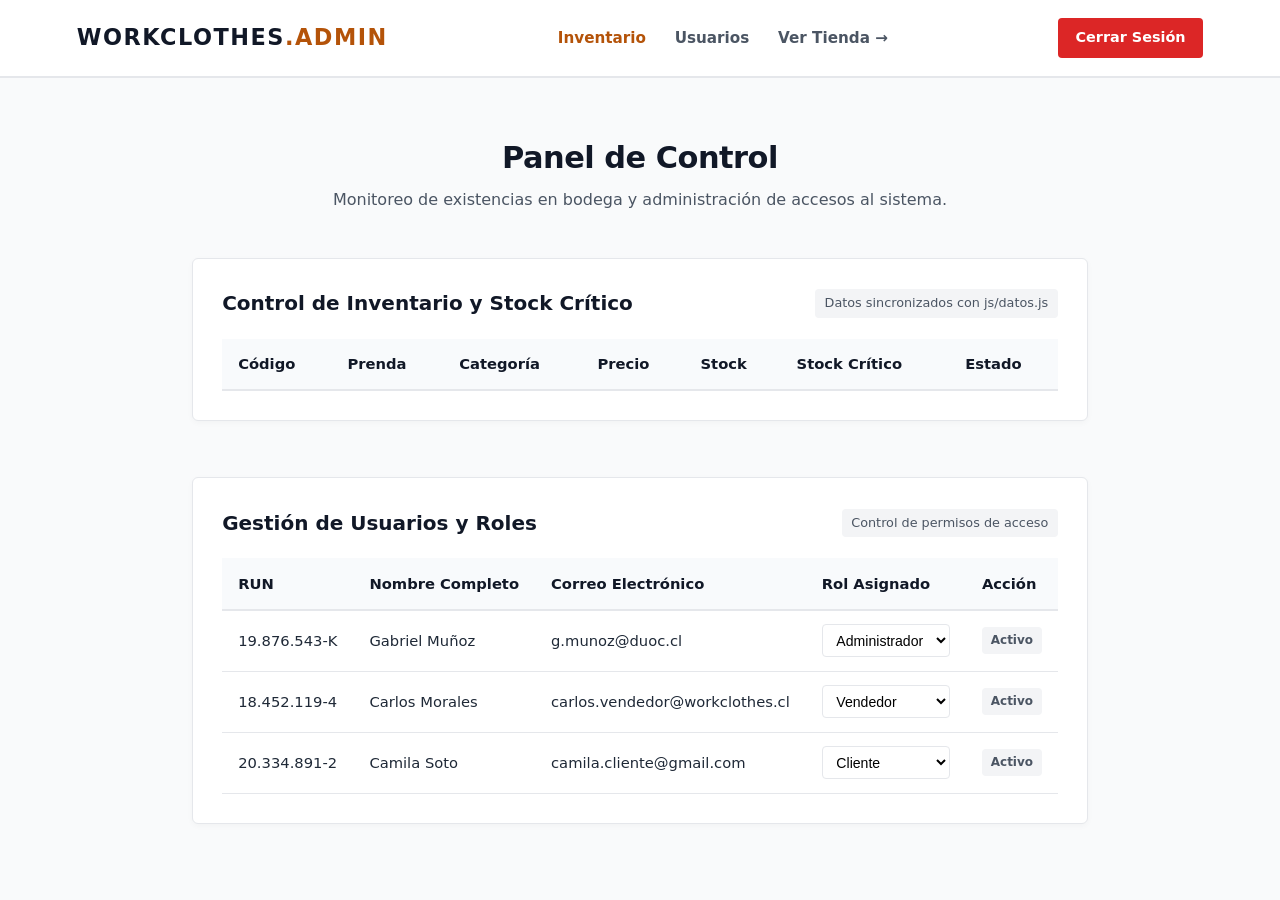
<file: admin.html>
<!DOCTYPE html>
<html lang="es">
<head>
    <meta charset="UTF-8">
    <meta name="viewport" content="width=device-width, initial-scale=1.0">
    <title>Panel de Administración - Workclothes</title>
    <link rel="stylesheet" href="css/estilos.css">
</head>
<body>

    <header class="navbar">
        <div class="logo">
            <a href="admin.html">WORKCLOTHES<span>.ADMIN</span></a>
        </div>

        <nav class="nav-links">
            <a href="#inventario" class="active">Inventario</a>
            <a href="#usuarios">Usuarios</a>
            <a href="index.html" target="_blank">Ver Tienda &rarr;</a>
        </nav>

        <div class="nav-acciones">
            <a href="login.html" class="btn-login" style="background-color: #dc2626;">Cerrar Sesión</a>
        </div>
    </header>

    <main class="contenedor-seccion" style="max-width: 1200px;">
        <div class="encabezado-seccion">
            <h2>Panel de Control</h2>
            <p>Monitoreo de existencias en bodega y administración de accesos al sistema.</p>
        </div>

        <section class="seccion-admin" id="inventario">
            <div class="barra-titulo-admin">
                <h3>Control de Inventario y Stock Crítico</h3>
                <span class="info-tag">Datos sincronizados con js/datos.js</span>
            </div>

            <div class="tabla-contenedor">
                <table class="tabla-admin">
                    <thead>
                        <tr>
                            <th>Código</th>
                            <th>Prenda</th>
                            <th>Categoría</th>
                            <th>Precio</th>
                            <th>Stock</th>
                            <th>Stock Crítico</th>
                            <th>Estado</th>
                        </tr>
                    </thead>
                    <tbody id="cuerpo-tabla-stock">
                     
                    </tbody>
                </table>
            </div>
        </section>

     
        <section class="seccion-admin" id="usuarios" style="margin-top: 3.5rem;">
            <div class="barra-titulo-admin">
                <h3>Gestión de Usuarios y Roles</h3>
                <span class="info-tag">Control de permisos de acceso</span>
            </div>

            <div class="tabla-contenedor">
                <table class="tabla-admin">
                    <thead>
                        <tr>
                            <th>RUN</th>
                            <th>Nombre Completo</th>
                            <th>Correo Electrónico</th>
                            <th>Rol Asignado</th>
                            <th>Acción</th>
                        </tr>
                    </thead>
                    <tbody>
                        <tr>
                            <td>19.876.543-K</td>
                            <td>Gabriel Muñoz</td>
                            <td>g.munoz@duoc.cl</td>
                            <td>
                                <select class="select-rol" onchange="cambiarRol('Gabriel Muñoz', this.value)">
                                    <option value="Administrador" selected>Administrador</option>
                                    <option value="Vendedor">Vendedor</option>
                                    <option value="Cliente">Cliente</option>
                                </select>
                            </td>
                            <td><span class="badge badge-normal">Activo</span></td>
                        </tr>
                        <tr>
                            <td>18.452.119-4</td>
                            <td>Carlos Morales</td>
                            <td>carlos.vendedor@workclothes.cl</td>
                            <td>
                                <select class="select-rol" onchange="cambiarRol('Carlos Morales', this.value)">
                                    <option value="Administrador">Administrador</option>
                                    <option value="Vendedor" selected>Vendedor</option>
                                    <option value="Cliente">Cliente</option>
                                </select>
                            </td>
                            <td><span class="badge badge-normal">Activo</span></td>
                        </tr>
                        <tr>
                            <td>20.334.891-2</td>
                            <td>Camila Soto</td>
                            <td>camila.cliente@gmail.com</td>
                            <td>
                                <select class="select-rol" onchange="cambiarRol('Camila Soto', this.value)">
                                    <option value="Administrador">Administrador</option>
                                    <option value="Vendedor">Vendedor</option>
                                    <option value="Cliente" selected>Cliente</option>
                                </select>
                            </td>
                            <td><span class="badge badge-normal">Activo</span></td>
                        </tr>
                    </tbody>
                </table>
            </div>
        </section>
    </main>

</body>
</html>
</file>
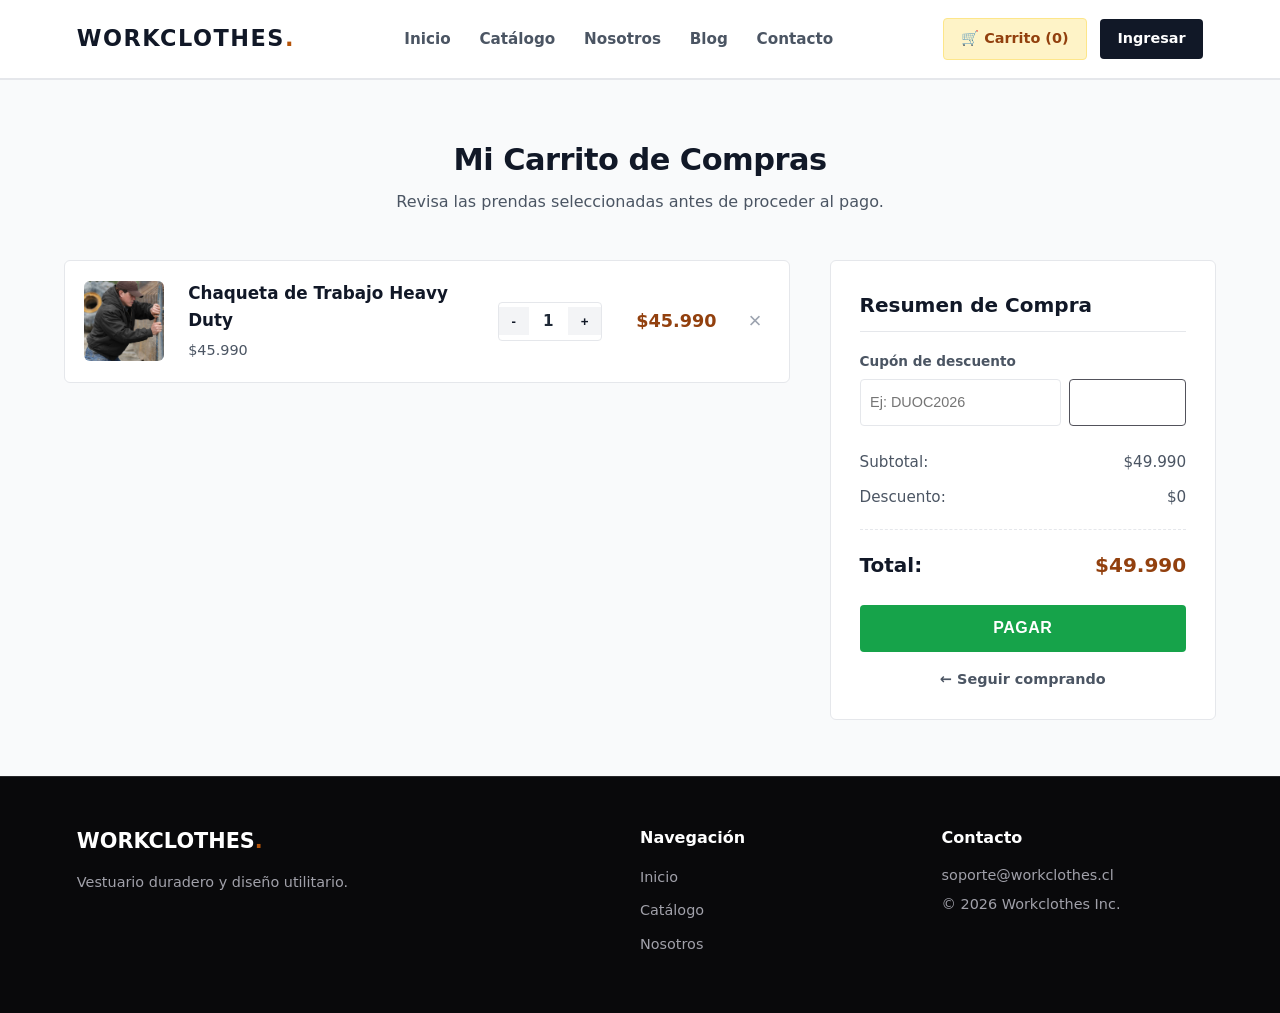
<file: carrito.html>
<!DOCTYPE html>
<html lang="es">
<head>
    <meta charset="UTF-8">
    <meta name="viewport" content="width=device-width, initial-scale=1.0">
    <title>Mi Carrito de Compras - Workclothes</title>
    <link rel="stylesheet" href="css/estilos.css">
</head>
<body>

    <!-- Encabezado y Navegación -->
    <header class="navbar">
        <div class="logo">
            <a href="index.html">WORKCLOTHES<span>.</span></a>
        </div>

        <nav class="nav-links">
            <a href="index.html">Inicio</a>
            <a href="productos.html">Catálogo</a>
            <a href="nosotros.html">Nosotros</a>
            <a href="blogs.html">Blog</a>
            <a href="contacto.html">Contacto</a>
        </nav>

        <div class="nav-acciones">
            <a href="carrito.html" class="btn-carrito active">🛒 Carrito (<span id="cart-count">0</span>)</a>
            <a href="login.html" class="btn-login">Ingresar</a>
        </div>
    </header>

    <!-- Contenedor Principal del Carrito -->
    <main class="contenedor-seccion">
        <div class="encabezado-seccion">
            <h2>Mi Carrito de Compras</h2>
            <p>Revisa las prendas seleccionadas antes de proceder al pago.</p>
        </div>

        <div class="layout-carrito">
            

            <section class="items-carrito">
    <article class="item-fila">
        <img src="img/chaqueta.jpg" alt="Chaqueta Heavy Duty" class="item-img">
        <div class="item-info">
            <h3>Chaqueta de Trabajo Heavy Duty</h3>
            <span class="item-precio">$45.990</span>
        </div>
        <div class="item-controles">
            <button class="btn-cantidad" type="button">-</button>
            <span class="cantidad-num">1</span>
            <button class="btn-cantidad" type="button">+</button>
        </div>
        <span class="item-subtotal">$45.990</span>
        <button class="btn-eliminar" type="button">&times;</button>
    </article>
</section>

            <aside class="resumen-pedido">
                <h3>Resumen de Compra</h3>

                <div class="cupon-bloque">
                    <label for="cupon-input">Cupón de descuento</label>
                    <div class="cupon-input-grupo">
                        <input type="text" id="cupon-input" placeholder="Ej: DUOC2026">
                        <button type="button" class="btn-secundario">Aplicar</button>
                    </div>
                </div>

                <div class="desglose-precio">
                    <div class="linea-precio">
                        <span>Subtotal:</span>
                        <span id="subtotal-precio">$49.990</span>
                    </div>
                    <div class="linea-precio">
                        <span>Descuento:</span>
                        <span id="descuento-precio">$0</span>
                    </div>
                    <hr class="separador-resumen">
                    <div class="linea-precio total-destacado">
                        <span>Total:</span>
                        <span id="total-precio">$49.990</span>
                    </div>
                </div>

                <button class="btn-pagar" onclick="alert('Funcionalidad de pago simulada.')">PAGAR</button>
                <a href="productos.html" class="enlace-seguir-comprando">&larr; Seguir comprando</a>
            </aside>

        </div>
    </main>

    <!-- Pie de página -->
    <footer class="pie-pagina">
        <div class="footer-columna">
            <h3>WORKCLOTHES<span>.</span></h3>
            <p>Vestuario duradero y diseño utilitario.</p>
        </div>
        <div class="footer-columna">
            <h4>Navegación</h4>
            <ul>
                <li><a href="index.html">Inicio</a></li>
                <li><a href="productos.html">Catálogo</a></li>
                <li><a href="nosotros.html">Nosotros</a></li>
            </ul>
        </div>
        <div class="footer-columna">
            <h4>Contacto</h4>
            <p>soporte@workclothes.cl</p>
            <p>&copy; 2026 Workclothes Inc.</p>
        </div>
    </footer>


</body>
</html>
</file>
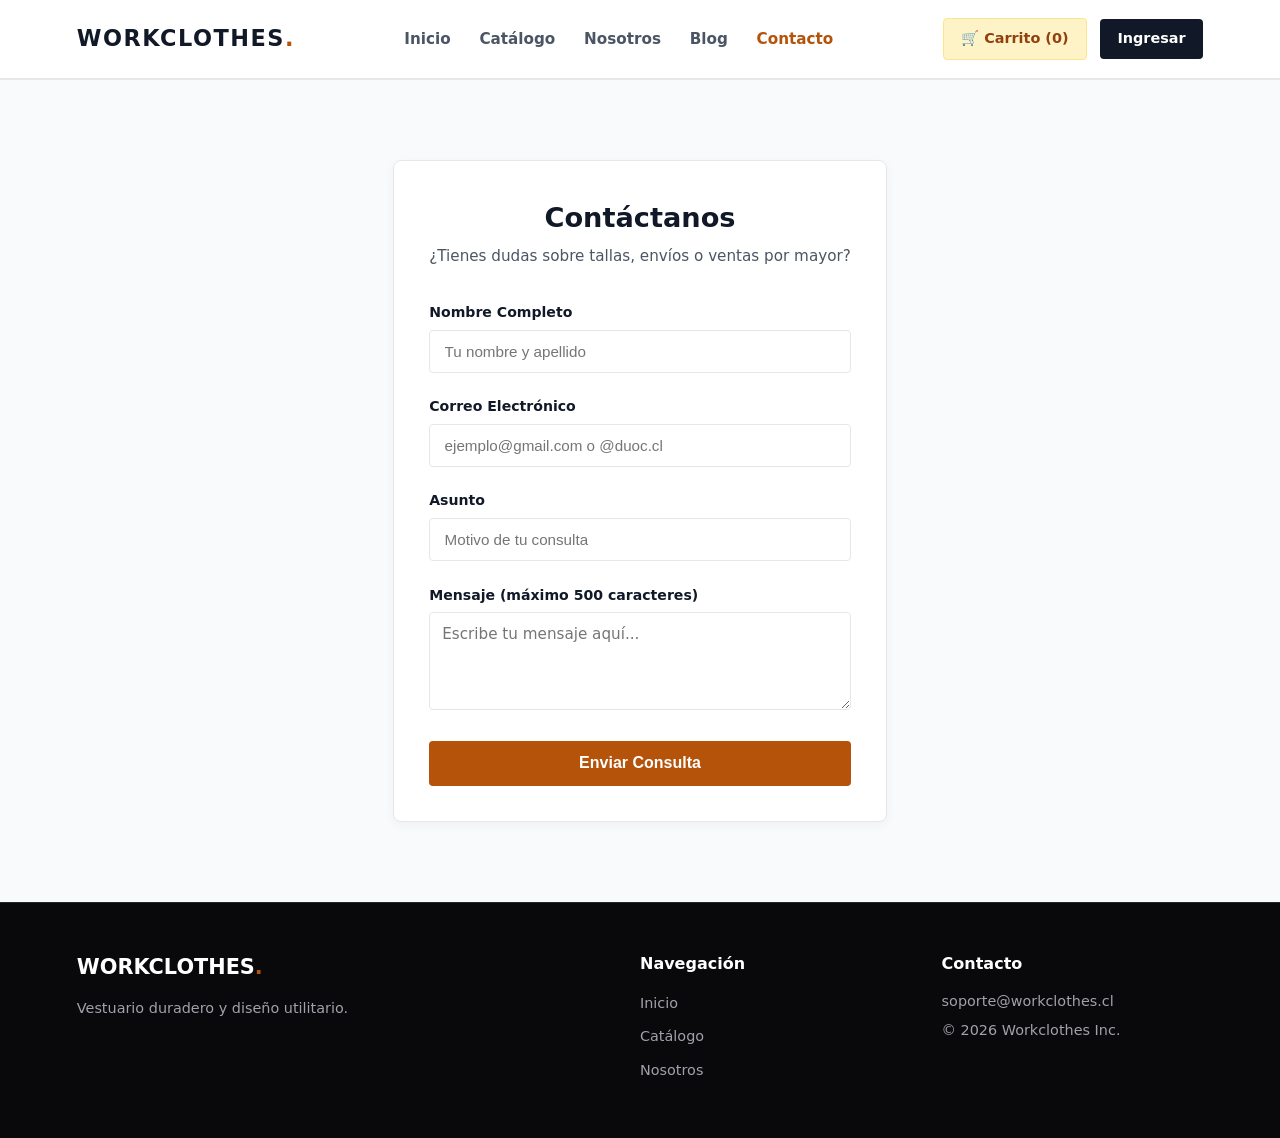
<file: contacto.html>
<!DOCTYPE html>
<html lang="es">
<head>
    <meta charset="UTF-8">
    <meta name="viewport" content="width=device-width, initial-scale=1.0">
    <title>Contacto - Workclothes</title>
    <link rel="stylesheet" href="css/estilos.css">
</head>
<body>

    <!-- Encabezado y Navegación -->
    <header class="navbar">
        <div class="logo">
            <a href="index.html">WORKCLOTHES<span>.</span></a>
        </div>

        <nav class="nav-links">
            <a href="index.html">Inicio</a>
            <a href="productos.html">Catálogo</a>
            <a href="nosotros.html">Nosotros</a>
            <a href="blogs.html">Blog</a>
            <a href="contacto.html" class="active">Contacto</a>
        </nav>

        <div class="nav-acciones">
            <a href="carrito.html" class="btn-carrito">🛒 Carrito (<span id="cart-count">0</span>)</a>
            <a href="login.html" class="btn-login">Ingresar</a>
        </div>
    </header>

    <!-- Contenedor del Formulario -->
    <main class="contenedor-seccion">
        <div class="tarjeta-formulario" style="max-width: 550px;">
            <div class="encabezado-form">
                <h2>Contáctanos</h2>
                <p>¿Tienes dudas sobre tallas, envíos o ventas por mayor?</p>
            </div>

            <form id="form-contacto" novalidate>
                <div class="grupo-campo">
                    <label for="con-nombre">Nombre Completo</label>
                    <input type="text" id="con-nombre" placeholder="Tu nombre y apellido">
                    <span class="error-mensaje" id="error-con-nombre"></span>
                </div>

                <div class="grupo-campo">
                    <label for="con-email">Correo Electrónico</label>
                    <input type="email" id="con-email" placeholder="ejemplo@gmail.com o @duoc.cl">
                    <span class="error-mensaje" id="error-con-email"></span>
                </div>

                <div class="grupo-campo">
                    <label for="con-asunto">Asunto</label>
                    <input type="text" id="con-asunto" placeholder="Motivo de tu consulta">
                    <span class="error-mensaje" id="error-con-asunto"></span>
                </div>

                <div class="grupo-campo">
                    <label for="con-mensaje">Mensaje (máximo 500 caracteres)</label>
                    <textarea id="con-mensaje" rows="4" placeholder="Escribe tu mensaje aquí..." style="resize: vertical; padding: 0.75rem; border: 1.5px solid var(--color-borde); border-radius: 4px; font-family: inherit; font-size: 0.95rem; outline: none;"></textarea>
                    <span class="error-mensaje" id="error-con-mensaje"></span>
                </div>

                <button type="submit" class="btn-formulario">Enviar Consulta</button>
            </form>
        </div>
    </main>

    <!-- Pie de página -->
    <footer class="pie-pagina">
        <div class="footer-columna">
            <h3>WORKCLOTHES<span>.</span></h3>
            <p>Vestuario duradero y diseño utilitario.</p>
        </div>
        <div class="footer-columna">
            <h4>Navegación</h4>
            <ul>
                <li><a href="index.html">Inicio</a></li>
                <li><a href="productos.html">Catálogo</a></li>
                <li><a href="nosotros.html">Nosotros</a></li>
            </ul>
        </div>
        <div class="footer-columna">
            <h4>Contacto</h4>
            <p>soporte@workclothes.cl</p>
            <p>&copy; 2026 Workclothes Inc.</p>
        </div>
    </footer>

</body>
</html>
</file>
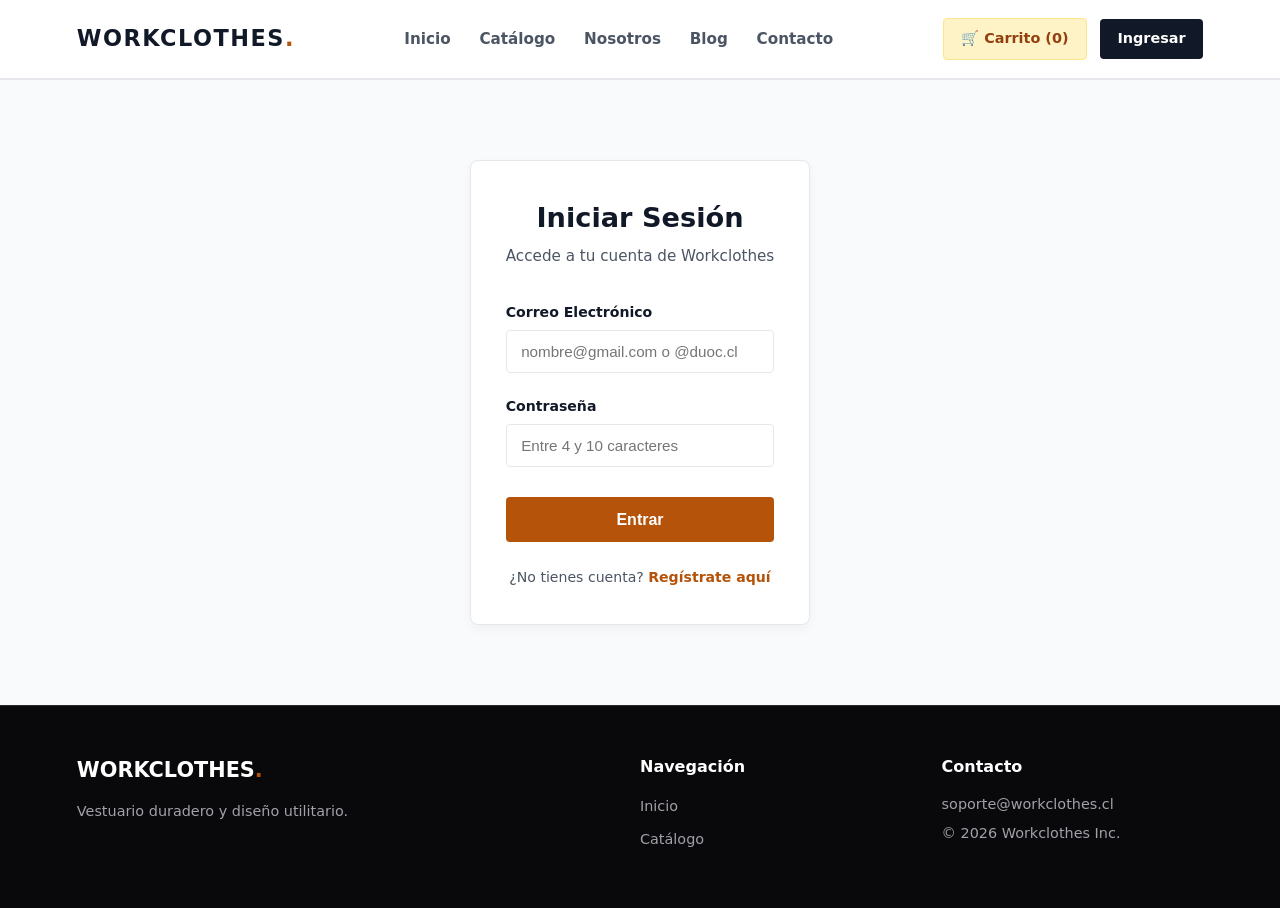
<file: login.html>
<!DOCTYPE html>
<html lang="es">
<head>
    <meta charset="UTF-8">
    <meta name="viewport" content="width=device-width, initial-scale=1.0">
    <title>Iniciar Sesión - Workclothes</title>
    <link rel="stylesheet" href="css/estilos.css">
</head>
<body>

    <header class="navbar">
        <div class="logo">
            <a href="index.html">WORKCLOTHES<span>.</span></a>
        </div>

        <nav class="nav-links">
            <a href="index.html">Inicio</a>
            <a href="productos.html">Catálogo</a>
            <a href="nosotros.html">Nosotros</a>
            <a href="blogs.html">Blog</a>
            <a href="contacto.html">Contacto</a>
        </nav>

        <div class="nav-acciones">
            <a href="carrito.html" class="btn-carrito">🛒 Carrito (<span id="cart-count">0</span>)</a>
            <a href="login.html" class="btn-login active">Ingresar</a>
        </div>
    </header>

    <main class="contenedor-seccion">
        <div class="tarjeta-formulario">
            <div class="encabezado-form">
                <h2>Iniciar Sesión</h2>
                <p>Accede a tu cuenta de Workclothes</p>
            </div>

            <form id="form-login" novalidate>
                <div class="grupo-campo">
                    <label for="email">Correo Electrónico</label>
                    <input type="email" id="email" placeholder="nombre@gmail.com o @duoc.cl">
                    <span class="error-mensaje" id="error-email"></span>
                </div>

                <div class="grupo-campo">
                    <label for="password">Contraseña</label>
                    <input type="password" id="password" placeholder="Entre 4 y 10 caracteres">
                    <span class="error-mensaje" id="error-password"></span>
                </div>

                <button type="submit" class="btn-formulario">Entrar</button>

                <p class="pie-formulario">
                    ¿No tienes cuenta? <a href="registro.html">Regístrate aquí</a>
                </p>
            </form>
        </div>
    </main>


    <footer class="pie-pagina">
        <div class="footer-columna">
            <h3>WORKCLOTHES<span>.</span></h3>
            <p>Vestuario duradero y diseño utilitario.</p>
        </div>
        <div class="footer-columna">
            <h4>Navegación</h4>
            <ul>
                <li><a href="index.html">Inicio</a></li>
                <li><a href="productos.html">Catálogo</a></li>
            </ul>
        </div>
        <div class="footer-columna">
            <h4>Contacto</h4>
            <p>soporte@workclothes.cl</p>
            <p>&copy; 2026 Workclothes Inc.</p>
        </div>
    </footer>

</body>
</html>
</file>
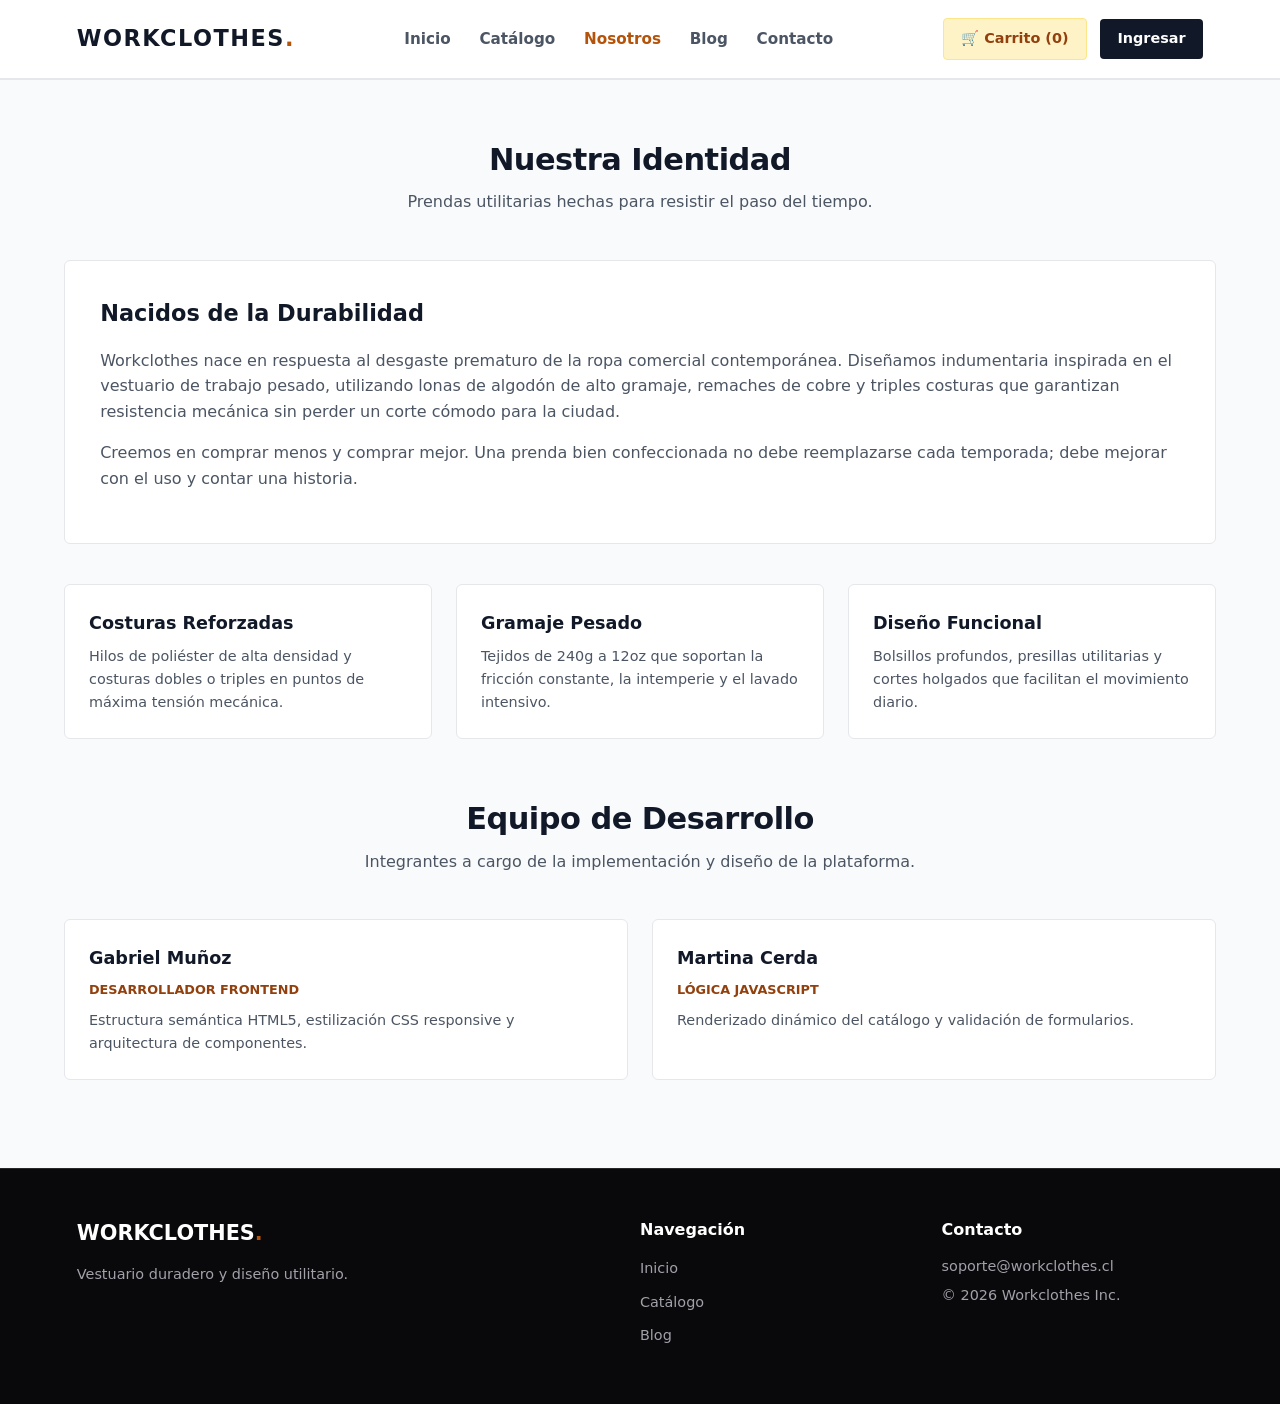
<file: nosotros.html>
<!DOCTYPE html>
<html lang="es">
<head>
    <meta charset="UTF-8">
    <meta name="viewport" content="width=device-width, initial-scale=1.0">
    <title>Nosotros - Workclothes</title>
    <link rel="stylesheet" href="css/estilos.css">
</head>
<body>


    <header class="navbar">
        <div class="logo">
            <a href="index.html">WORKCLOTHES<span>.</span></a>
        </div>

        <nav class="nav-links">
            <a href="index.html">Inicio</a>
            <a href="productos.html">Catálogo</a>
            <a href="nosotros.html" class="active">Nosotros</a>
            <a href="blogs.html">Blog</a>
            <a href="contacto.html">Contacto</a>
        </nav>

        <div class="nav-acciones">
            <a href="carrito.html" class="btn-carrito">🛒 Carrito (<span id="cart-count">0</span>)</a>
            <a href="login.html" class="btn-login">Ingresar</a>
        </div>
    </header>

 
    <main class="contenedor-seccion">
        <div class="encabezado-seccion">
            <h2>Nuestra Identidad</h2>
            <p>Prendas utilitarias hechas para resistir el paso del tiempo.</p>
        </div>


        <article class="bloque-contenido">
            <h3>Nacidos de la Durabilidad</h3>
            <p>
                Workclothes nace en respuesta al desgaste prematuro de la ropa comercial contemporánea. Diseñamos indumentaria inspirada en el vestuario de trabajo pesado, utilizando lonas de algodón de alto gramaje, remaches de cobre y triples costuras que garantizan resistencia mecánica sin perder un corte cómodo para la ciudad.
            </p>
            <p>
                Creemos en comprar menos y comprar mejor. Una prenda bien confeccionada no debe reemplazarse cada temporada; debe mejorar con el uso y contar una historia.
            </p>
        </article>

       
        <section class="grilla-pilares">
            <div class="tarjeta-pilar">
                <h4>Costuras Reforzadas</h4>
                <p>Hilos de poliéster de alta densidad y costuras dobles o triples en puntos de máxima tensión mecánica.</p>
            </div>
            <div class="tarjeta-pilar">
                <h4>Gramaje Pesado</h4>
                <p>Tejidos de 240g a 12oz que soportan la fricción constante, la intemperie y el lavado intensivo.</p>
            </div>
            <div class="tarjeta-pilar">
                <h4>Diseño Funcional</h4>
                <p>Bolsillos profundos, presillas utilitarias y cortes holgados que facilitan el movimiento diario.</p>
            </div>
        </section>

        
        <div class="encabezado-seccion" style="margin-top: 3.5rem;">
            <h2>Equipo de Desarrollo</h2>
            <p>Integrantes a cargo de la implementación y diseño de la plataforma.</p>
        </div>

        <section class="grilla-equipo">
            <div class="tarjeta-equipo">
                <h4>Gabriel Muñoz</h4>
                <p class="rol-tag">Desarrollador Frontend</p>
                <p>Estructura semántica HTML5, estilización CSS responsive y arquitectura de componentes.</p>
            </div>
            <div class="tarjeta-equipo">
                <h4>Martina Cerda</h4>
                <p class="rol-tag">Lógica JavaScript</p>
                <p>Renderizado dinámico del catálogo y validación de formularios.</p>
            </div>
        </section>
    </main>

 
    <footer class="pie-pagina">
        <div class="footer-columna">
            <h3>WORKCLOTHES<span>.</span></h3>
            <p>Vestuario duradero y diseño utilitario.</p>
        </div>
        <div class="footer-columna">
            <h4>Navegación</h4>
            <ul>
                <li><a href="index.html">Inicio</a></li>
                <li><a href="productos.html">Catálogo</a></li>
                <li><a href="blogs.html">Blog</a></li>
            </ul>
        </div>
        <div class="footer-columna">
            <h4>Contacto</h4>
            <p>soporte@workclothes.cl</p>
            <p>&copy; 2026 Workclothes Inc.</p>
        </div>
    </footer>

</body>
</html>
</file>
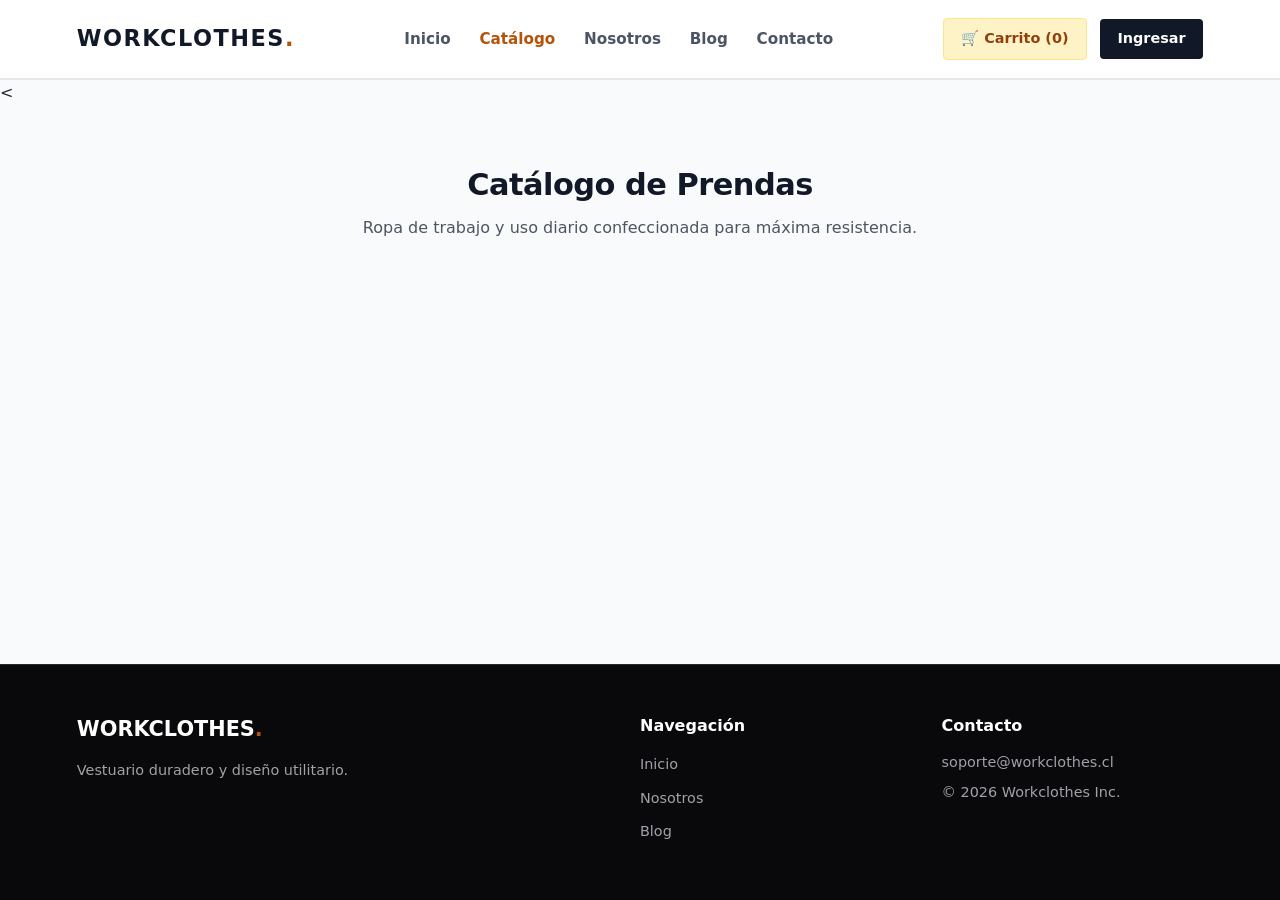
<file: productos.html>
<!DOCTYPE html>
<html lang="es">
<head>
    <meta charset="UTF-8">
    <meta name="viewport" content="width=device-width, initial-scale=1.0">
    <title>Catálogo de Productos - Workclothes</title>
    <link rel="stylesheet" href="css/estilos.css">
</head>
<body>

    
    <header class="navbar">
        <div class="logo">
            <a href="index.html">WORKCLOTHES<span>.</span></a>
        </div>

        <nav class="nav-links">
            <a href="index.html">Inicio</a>
            <a href="productos.html" class="active">Catálogo</a>
            <a href="nosotros.html">Nosotros</a>
            <a href="blogs.html">Blog</a>
            <a href="contacto.html">Contacto</a>
        </nav>

        <div class="nav-acciones">
            <a href="carrito.html" class="btn-carrito">🛒 Carrito (<span id="cart-count">0</span>)</a>
            <a href="login.html" class="btn-login">Ingresar</a>
        </div>
    </header>

    <
    <main class="contenedor-seccion">
        <div class="encabezado-seccion">
            <h2>Catálogo de Prendas</h2>
            <p>Ropa de trabajo y uso diario confeccionada para máxima resistencia.</p>
        </div>

 
        <div class="grilla-productos" id="contenedor-catalogo"></div>
    </main>

 
    <footer class="pie-pagina">
        <div class="footer-columna">
            <h3>WORKCLOTHES<span>.</span></h3>
            <p>Vestuario duradero y diseño utilitario.</p>
        </div>
        <div class="footer-columna">
            <h4>Navegación</h4>
            <ul>
                <li><a href="index.html">Inicio</a></li>
                <li><a href="nosotros.html">Nosotros</a></li>
                <li><a href="blogs.html">Blog</a></li>
            </ul>
        </div>
        <div class="footer-columna">
            <h4>Contacto</h4>
            <p>soporte@workclothes.cl</p>
            <p>&copy; 2026 Workclothes Inc.</p>
        </div>
    </footer>

   
</body>
    
</body>
</html>
</file>
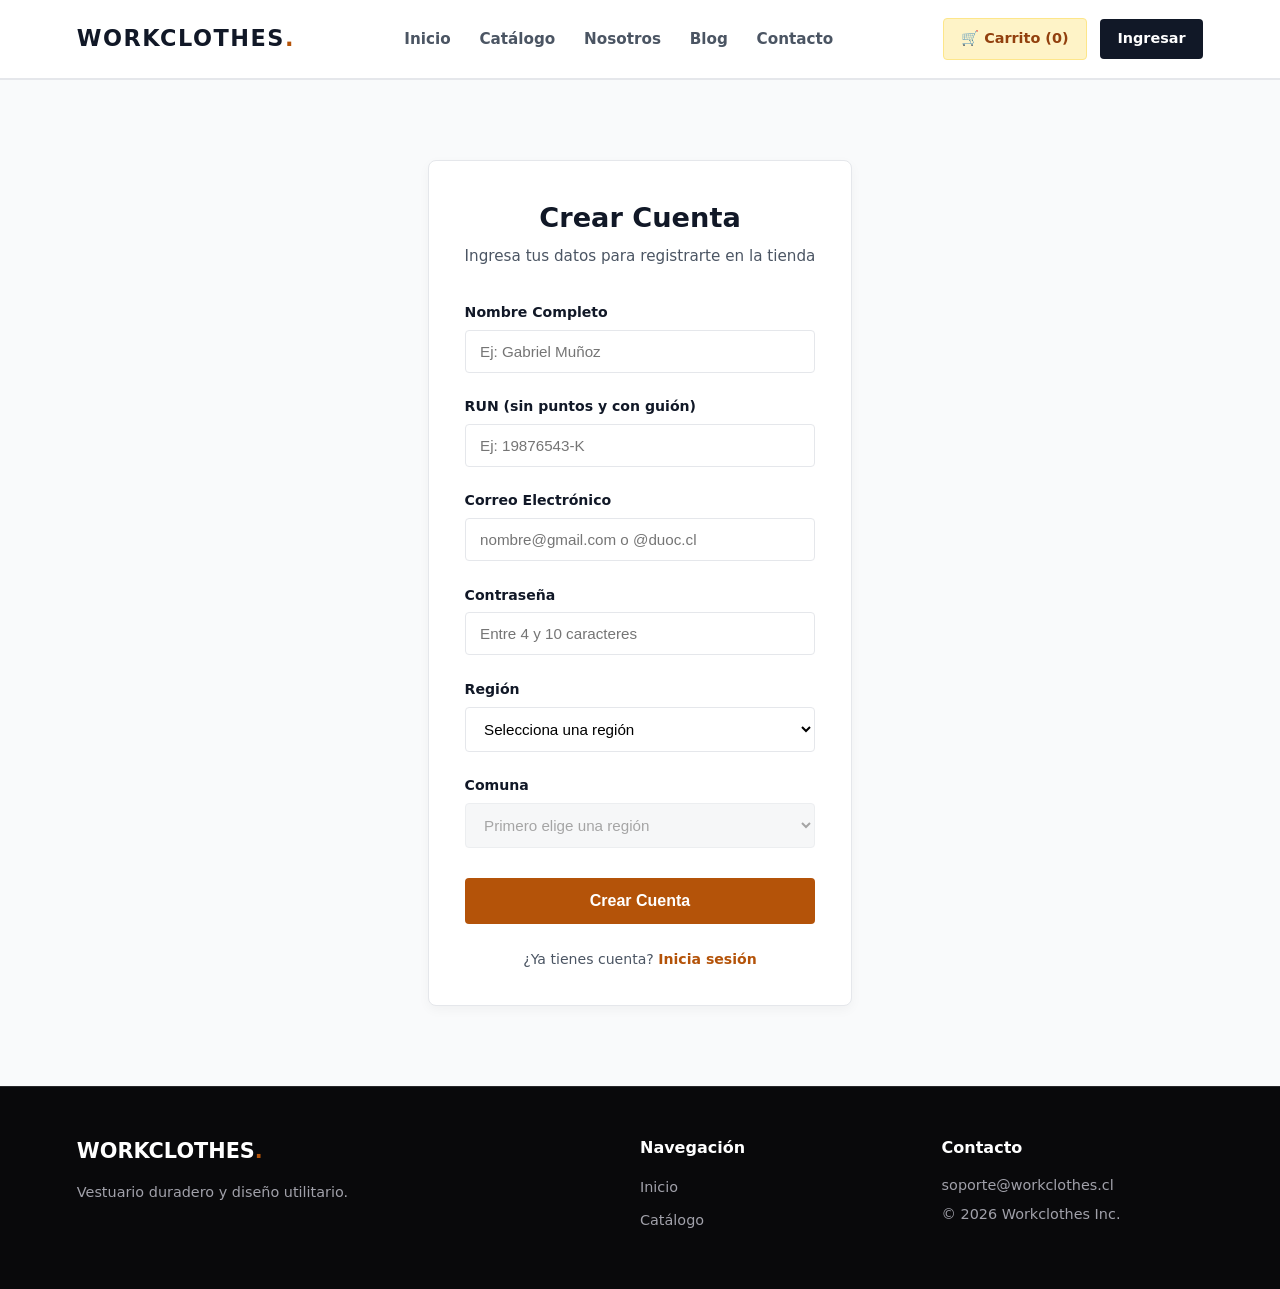
<file: registro.html>
<!DOCTYPE html>
<html lang="es">
<head>
    <meta charset="UTF-8">
    <meta name="viewport" content="width=device-width, initial-scale=1.0">
    <title>Crear Cuenta - Workclothes</title>
    <link rel="stylesheet" href="css/estilos.css">
</head>
<body>
    <header class="navbar">
        <div class="logo">
            <a href="index.html">WORKCLOTHES<span>.</span></a>
        </div>

        <nav class="nav-links">
            <a href="index.html">Inicio</a>
            <a href="productos.html">Catálogo</a>
            <a href="nosotros.html">Nosotros</a>
            <a href="blogs.html">Blog</a>
            <a href="contacto.html">Contacto</a>
        </nav>

        <div class="nav-acciones">
            <a href="carrito.html" class="btn-carrito">🛒 Carrito (<span id="cart-count">0</span>)</a>
            <a href="login.html" class="btn-login">Ingresar</a>
        </div>
    </header>


    <main class="contenedor-seccion">
        <div class="tarjeta-formulario" style="max-width: 500px;">
            <div class="encabezado-form">
                <h2>Crear Cuenta</h2>
                <p>Ingresa tus datos para registrarte en la tienda</p>
            </div>

            <form id="form-registro" novalidate>
                <!-- Nombre Completo -->
                <div class="grupo-campo">
                    <label for="reg-nombre">Nombre Completo</label>
                    <input type="text" id="reg-nombre" placeholder="Ej: Gabriel Muñoz">
                    <span class="error-mensaje" id="error-reg-nombre"></span>
                </div>

 
                <div class="grupo-campo">
                    <label for="reg-run">RUN (sin puntos y con guión)</label>
                    <input type="text" id="reg-run" placeholder="Ej: 19876543-K">
                    <span class="error-mensaje" id="error-reg-run"></span>
                </div>

           
                <div class="grupo-campo">
                    <label for="reg-email">Correo Electrónico</label>
                    <input type="email" id="reg-email" placeholder="nombre@gmail.com o @duoc.cl">
                    <span class="error-mensaje" id="error-reg-email"></span>
                </div>

       
                <div class="grupo-campo">
                    <label for="reg-password">Contraseña</label>
                    <input type="password" id="reg-password" placeholder="Entre 4 y 10 caracteres">
                    <span class="error-mensaje" id="error-reg-password"></span>
                </div>

             
                <div class="grupo-campo">
                    <label for="reg-region">Región</label>
                    <select id="reg-region">
                        <option value="">Selecciona una región</option>
                        <option value="metropolitana">Región Metropolitana</option>
                        <option value="valparaiso">Región de Valparaíso</option>
                        <option value="biobio">Región del Biobío</option>
                    </select>
                    <span class="error-mensaje" id="error-reg-region"></span>
                </div>

              
                <div class="grupo-campo">
                    <label for="reg-comuna">Comuna</label>
                    <select id="reg-comuna" disabled>
                        <option value="">Primero elige una región</option>
                    </select>
                    <span class="error-mensaje" id="error-reg-comuna"></span>
                </div>

              
                <button type="submit" class="btn-formulario">Crear Cuenta</button>

                <p class="pie-formulario">
                    ¿Ya tienes cuenta? <a href="login.html">Inicia sesión</a>
                </p>
            </form>
        </div>
    </main>

    <footer class="pie-pagina">
        <div class="footer-columna">
            <h3>WORKCLOTHES<span>.</span></h3>
            <p>Vestuario duradero y diseño utilitario.</p>
        </div>
        <div class="footer-columna">
            <h4>Navegación</h4>
            <ul>
                <li><a href="index.html">Inicio</a></li>
                <li><a href="productos.html">Catálogo</a></li>
            </ul>
        </div>
        <div class="footer-columna">
            <h4>Contacto</h4>
            <p>soporte@workclothes.cl</p>
            <p>&copy; 2026 Workclothes Inc.</p>
        </div>
    </footer>

</body>
</html>
</file>
<file: css/estilos.css>
:root {
    --color-fondo: #f9fafb;
    --color-superficie: #ffffff;
    --color-texto-principal: #1f2937;
    --color-texto-secundario: #4b5563;
    --color-acento: #b45309;
    --color-acento-hover: #92400e;
    --color-oscuro: #111827;
    --color-borde: #e5e7eb;
}

* {
    margin: 0;
    padding: 0;
    box-sizing: border-box;
}

body {
    font-family: 'Segoe UI', system-ui, -apple-system, sans-serif;
    background-color: var(--color-fondo);
    color: var(--color-texto-principal);
    line-height: 1.6;
    display: flex;
    flex-direction: column;
    min-height: 100vh;
}

.navbar {
    background-color: var(--color-superficie);
    display: flex;
    justify-content: space-between;
    align-items: center;
    padding: 1.1rem 6%;
    border-bottom: 2px solid var(--color-borde);
    position: sticky;
    top: 0;
    z-index: 100;
}

.logo a {
    text-decoration: none;
    font-size: 1.4rem;
    font-weight: 900;
    letter-spacing: 1.5px;
    color: var(--color-oscuro);
}

.logo span {
    color: var(--color-acento);
}

.nav-links {
    display: flex;
    gap: 1.8rem;
}

.nav-links a {
    text-decoration: none;
    color: var(--color-texto-secundario);
    font-weight: 600;
    font-size: 0.95rem;
    transition: color 0.2s ease;
}

.nav-links a:hover,
.nav-links a.active {
    color: var(--color-acento);
}

.nav-acciones {
    display: flex;
    gap: 0.8rem;
    align-items: center;
}

.btn-carrito,
.btn-login {
    text-decoration: none;
    padding: 0.55rem 1.1rem;
    border-radius: 4px;
    font-size: 0.9rem;
    font-weight: 700;
    transition: background-color 0.2s ease, color 0.2s ease;
}

.btn-carrito {
    background-color: #fef3c7;
    color: var(--color-acento-hover);
    border: 1px solid #fde68a;
}

.btn-carrito:hover {
    background-color: #fde68a;
}

.btn-login {
    background-color: var(--color-oscuro);
    color: #ffffff;
}

.btn-login:hover {
    background-color: #374151;
}

.hero-banner {
    background-color: #18181b;
    color: #f4f4f5;
    padding: 5rem 1.5rem;
    text-align: center;
    border-bottom: 4px solid var(--color-acento);
}

.hero-content {
    max-width: 780px;
    margin: 0 auto;
}

.badge-tag {
    display: inline-block;
    background-color: var(--color-acento);
    color: #ffffff;
    font-size: 0.75rem;
    font-weight: 800;
    text-transform: uppercase;
    letter-spacing: 1px;
    padding: 0.35rem 0.8rem;
    border-radius: 3px;
    margin-bottom: 1.2rem;
}

.hero-banner h1 {
    font-size: 2.5rem;
    font-weight: 800;
    line-height: 1.2;
    margin-bottom: 1.2rem;
    color: #ffffff;
}

.hero-banner p {
    font-size: 1.15rem;
    color: #a1a1aa;
    margin-bottom: 2rem;
}

.hero-botones {
    display: flex;
    gap: 1rem;
    justify-content: center;
    flex-wrap: wrap;
}

.btn-principal,
.btn-secundario {
    text-decoration: none;
    font-weight: 700;
    font-size: 0.95rem;
    padding: 0.85rem 2rem;
    border-radius: 4px;
    transition: all 0.2s ease;
}

.btn-principal {
    background-color: var(--color-acento);
    color: #ffffff;
}

.btn-principal:hover {
    background-color: var(--color-acento-hover);
}

.btn-secundario {
    background-color: transparent;
    color: #ffffff;
    border: 1px solid #52525b;
}

.btn-secundario:hover {
    background-color: #27272a;
}

.contenedor-seccion {
    max-width: 1200px;
    margin: 3.5rem auto;
    padding: 0 1.5rem;
    flex-grow: 1;
}

.encabezado-seccion {
    text-align: center;
    margin-bottom: 2.8rem;
}

.encabezado-seccion h2 {
    font-size: 1.9rem;
    font-weight: 800;
    color: var(--color-oscuro);
    letter-spacing: -0.5px;
}

.encabezado-seccion p {
    color: var(--color-texto-secundario);
    font-size: 1rem;
    margin-top: 0.3rem;
}

.imagen-contenedor {
    width: 100%;
    overflow: hidden;
    background-color: #e5e7eb;
}

.imagen-contenedor img {
    width: 100%;
    height: 100%;
    object-fit: cover;
    display: block;
    transition: transform 0.3s ease;
}

.categoria-tag {
    align-self: flex-start;
    background-color: #f3f4f6;
    color: #4b5563;
    font-size: 0.72rem;
    font-weight: 700;
    text-transform: uppercase;
    padding: 0.25rem 0.55rem;
    border-radius: 3px;
    margin-bottom: 0.6rem;
}

.bloque-contenido {
    background: var(--color-superficie);
    border: 1px solid var(--color-borde);
    border-radius: 6px;
    padding: 2.2rem;
    margin-bottom: 2.5rem;
}

.bloque-contenido h3 {
    color: var(--color-oscuro);
    font-size: 1.4rem;
    margin-bottom: 1rem;
}

.bloque-contenido p {
    color: var(--color-texto-secundario);
    margin-bottom: 1rem;
    font-size: 1rem;
}

.grilla-pilares,
.grilla-equipo {
    display: grid;
    grid-template-columns: repeat(auto-fit, minmax(250px, 1fr));
    gap: 1.5rem;
    margin-bottom: 2rem;
}

.tarjeta-pilar,
.tarjeta-equipo {
    background: var(--color-superficie);
    border: 1px solid var(--color-borde);
    border-radius: 6px;
    padding: 1.5rem;
}

.tarjeta-pilar h4,
.tarjeta-equipo h4 {
    color: var(--color-oscuro);
    font-size: 1.1rem;
    margin-bottom: 0.5rem;
}

.tarjeta-pilar p,
.tarjeta-equipo p {
    color: var(--color-texto-secundario);
    font-size: 0.9rem;
}

.rol-tag {
    color: var(--color-acento-hover) !important;
    font-weight: 700;
    font-size: 0.8rem !important;
    text-transform: uppercase;
    margin-bottom: 0.5rem;
}

.grilla-blog {
    display: grid;
    grid-template-columns: repeat(auto-fit, minmax(320px, 1fr));
    gap: 2rem;
}

.tarjeta-blog {
    background: var(--color-superficie);
    border: 1px solid var(--color-borde);
    border-radius: 6px;
    overflow: hidden;
}

.tarjeta-blog:hover .imagen-contenedor img {
    transform: scale(1.03);
}

.info-blog {
    padding: 1.4rem;
}

.info-blog h3 {
    color: var(--color-oscuro);
    font-size: 1.2rem;
    margin: 0.5rem 0;
}

.fecha-articulo {
    font-size: 0.8rem;
    color: #9ca3af;
    margin-bottom: 0.8rem;
}

.descripcion-blog {
    color: var(--color-texto-secundario);
    font-size: 0.92rem;
    line-height: 1.5;
}

.pie-pagina {
    background-color: #09090b;
    color: #a1a1aa;
    padding: 3rem 6%;
    margin-top: auto;
    display: grid;
    grid-template-columns: 2fr 1fr 1fr;
    gap: 2.5rem;
    border-top: 1px solid #27272a;
}

.footer-columna h3 {
    color: #ffffff;
    font-size: 1.3rem;
    font-weight: 900;
    margin-bottom: 0.8rem;
}

.footer-columna h3 span {
    color: var(--color-acento);
}

.footer-columna h4 {
    color: #ffffff;
    font-size: 1rem;
    font-weight: 700;
    margin-bottom: 0.8rem;
}

.footer-columna ul {
    list-style: none;
}

.footer-columna ul li {
    margin-bottom: 0.5rem;
}

.footer-columna ul li a {
    color: #a1a1aa;
    text-decoration: none;
    font-size: 0.9rem;
    transition: color 0.2s ease;
}

.footer-columna ul li a:hover {
    color: #ffffff;
}

.footer-columna p {
    font-size: 0.9rem;
    margin-bottom: 0.4rem;
}

@media (max-width: 820px) {
    .navbar {
        flex-direction: column;
        gap: 1rem;
        padding: 1.2rem;
    }

    .nav-links {
        flex-wrap: wrap;
        justify-content: center;
        gap: 1rem;
    }

    .hero-banner h1 {
        font-size: 2rem;
    }

    .pie-pagina {
        grid-template-columns: 1fr;
        text-align: center;
    }

    .footer-columna ul {
        display: flex;
        justify-content: center;
        gap: 1rem;
    }
}

.grilla-productos {
    display: grid;
    grid-template-columns: repeat(auto-fit, minmax(260px, 1fr));
    gap: 2rem;
}

.tarjeta-producto {
    background: var(--color-superficie);
    border: 1px solid var(--color-borde);
    border-radius: 6px;
    overflow: hidden;
    display: flex;
    flex-direction: column;
    transition: transform 0.2s ease, box-shadow 0.2s ease;
}

.tarjeta-producto:hover {
    transform: translateY(-4px);
    box-shadow: 0 10px 18px rgba(0, 0, 0, 0.07);
}

.imagen-contenedor {
    width: 100%;
    height: 250px;
    overflow: hidden;
    background-color: #e5e7eb;
}

.info-producto {
    padding: 1.25rem;
    display: flex;
    flex-direction: column;
    flex-grow: 1;
}

.info-producto h3 {
    font-size: 1.15rem;
    color: var(--color-oscuro);
    font-weight: 700;
    margin-bottom: 0.4rem;
}

.descripcion-corta {
    font-size: 0.88rem;
    color: var(--color-texto-secundario);
    margin-bottom: 1rem;
}

.precio {
    font-size: 1.3rem;
    font-weight: 800;
    color: var(--color-acento-hover);
    margin-bottom: 1.2rem;
}

.btn-comprar {
    margin-top: auto;
    background-color: var(--color-oscuro);
    color: #ffffff;
    border: none;
    padding: 0.8rem;
    border-radius: 4px;
    font-size: 0.9rem;
    font-weight: 700;
    cursor: pointer;
    transition: background-color 0.2s ease;
}

.btn-comprar:hover {
    background-color: var(--color-acento);
}


.layout-carrito {
    display: grid;
    grid-template-columns: 2fr 1fr;
    gap: 2.5rem;
    align-items: start;
}

.items-carrito {
    display: flex;
    flex-direction: column;
    gap: 1.2rem;
}

.item-fila {
    background: var(--color-superficie);
    border: 1px solid var(--color-borde);
    border-radius: 6px;
    padding: 1.2rem;
    display: grid;
    grid-template-columns: 80px 1fr auto auto auto;
    gap: 1.5rem;
    align-items: center;
}

.item-img {
    width: 80px !important;
    height: 80px !important;
    max-width: 80px !important;
    min-width: 80px !important;
    object-fit: cover;
    border-radius: 6px;
    display: block;
}

.item-info h3 {
    font-size: 1.05rem;
    color: var(--color-oscuro);
    margin-bottom: 0.2rem;
}

.item-precio {
    color: var(--color-texto-secundario);
    font-size: 0.9rem;
}

.item-controles {
    display: flex;
    align-items: center;
    border: 1px solid var(--color-borde);
    border-radius: 4px;
    overflow: hidden;
}

.btn-cantidad {
    background: #f3f4f6;
    border: none;
    padding: 0.4rem 0.8rem;
    font-weight: bold;
    cursor: pointer;
    color: var(--color-oscuro);
    transition: background 0.2s;
}

.btn-cantidad:hover {
    background: #e5e7eb;
}

.cantidad-num {
    padding: 0.4rem 0.9rem;
    font-size: 0.95rem;
    font-weight: 600;
}

.item-subtotal {
    font-weight: 700;
    color: var(--color-acento-hover);
    font-size: 1.1rem;
    min-width: 90px;
    text-align: right;
}

.btn-eliminar {
    background: transparent;
    border: none;
    color: #9ca3af;
    font-size: 1.4rem;
    cursor: pointer;
    padding: 0 0.5rem;
    transition: color 0.2s;
}

.btn-eliminar:hover {
    color: #dc2626;
}


.resumen-pedido {
    background: var(--color-superficie);
    border: 1px solid var(--color-borde);
    border-radius: 6px;
    padding: 1.8rem;
}

.resumen-pedido h3 {
    font-size: 1.25rem;
    color: var(--color-oscuro);
    margin-bottom: 1.2rem;
    border-bottom: 1px solid var(--color-borde);
    padding-bottom: 0.6rem;
}

.cupon-bloque {
    margin-bottom: 1.5rem;
}

.cupon-bloque label {
    display: block;
    font-size: 0.85rem;
    font-weight: 600;
    color: var(--color-texto-secundario);
    margin-bottom: 0.4rem;
}

.cupon-input-grupo {
    display: flex;
    gap: 0.5rem;
}

.cupon-input-grupo input {
    flex-grow: 1;
    padding: 0.6rem;
    border: 1px solid var(--color-borde);
    border-radius: 4px;
    font-size: 0.9rem;
    outline: none;
}

.cupon-input-grupo input:focus {
    border-color: var(--color-acento);
}

.desglose-precio {
    display: flex;
    flex-direction: column;
    gap: 0.7rem;
    margin-bottom: 1.5rem;
}

.linea-precio {
    display: flex;
    justify-content: space-between;
    font-size: 0.95rem;
    color: var(--color-texto-secundario);
}

.separador-resumen {
    border: 0;
    border-top: 1px dashed var(--color-borde);
    margin: 0.5rem 0;
}

.total-destacado {
    font-size: 1.25rem;
    font-weight: 800;
    color: var(--color-oscuro);
}

.total-destacado span:last-child {
    color: var(--color-acento-hover);
}

.btn-pagar {
    width: 100%;
    background-color: #16a34a; 
    color: #ffffff;
    border: none;
    padding: 0.9rem;
    border-radius: 4px;
    font-size: 1rem;
    font-weight: 800;
    letter-spacing: 0.5px;
    cursor: pointer;
    transition: background-color 0.2s;
    margin-bottom: 1rem;
}

.btn-pagar:hover {
    background-color: #15803d;
}

.enlace-seguir-comprando {
    display: block;
    text-align: center;
    color: var(--color-texto-secundario);
    text-decoration: none;
    font-size: 0.9rem;
    font-weight: 600;
}

.enlace-seguir-comprando:hover {
    color: var(--color-acento);
}


@media (max-width: 860px) {
    .layout-carrito {
        grid-template-columns: 1fr;
    }

    .item-fila {
        grid-template-columns: 70px 1fr;
        gap: 1rem;
    }

    .item-controles,
    .item-subtotal,
    .btn-eliminar {
        grid-column: span 2;
        justify-self: start;
    }
}

.tarjeta-formulario {
    background-color: var(--color-superficie);
    border: 1px solid var(--color-borde);
    border-radius: 8px;
    max-width: 440px;
    margin: 1.5rem auto;
    padding: 2.2rem;
    box-shadow: 0 4px 12px rgba(0, 0, 0, 0.04);
}

.encabezado-form {
    text-align: center;
    margin-bottom: 2rem;
}

.encabezado-form h2 {
    font-size: 1.7rem;
    color: var(--color-oscuro);
    margin-bottom: 0.3rem;
}

.encabezado-form p {
    color: var(--color-texto-secundario);
    font-size: 0.95rem;
}

.grupo-campo {
    margin-bottom: 1.4rem;
    display: flex;
    flex-direction: column;
}

.grupo-campo label {
    font-size: 0.88rem;
    font-weight: 700;
    color: var(--color-oscuro);
    margin-bottom: 0.4rem;
}

.grupo-campo input {
    padding: 0.75rem 0.9rem;
    border: 1.5px solid var(--color-borde);
    border-radius: 4px;
    font-size: 0.95rem;
    outline: none;
    transition: border-color 0.2s;
}

.grupo-campo input:focus {
    border-color: var(--color-acento);
}

.grupo-campo input.input-error {
    border-color: #dc2626;
    background-color: #fef2f2;
}

.error-mensaje {
    color: #dc2626;
    font-size: 0.8rem;
    font-weight: 600;
    margin-top: 0.35rem;
    display: none;
}

.btn-formulario {
    width: 100%;
    background-color: var(--color-acento);
    color: #ffffff;
    border: none;
    padding: 0.85rem;
    border-radius: 4px;
    font-size: 1rem;
    font-weight: 700;
    cursor: pointer;
    transition: background-color 0.2s;
    margin-top: 0.5rem;
}

.btn-formulario:hover {
    background-color: var(--color-acento-hover);
}

.pie-formulario {
    text-align: center;
    font-size: 0.88rem;
    color: var(--color-texto-secundario);
    margin-top: 1.5rem;
}

.pie-formulario a {
    color: var(--color-acento);
    font-weight: 600;
    text-decoration: none;
}

.pie-formulario a:hover {
    text-decoration: underline;
}

.grupo-campo select {
    padding: 0.75rem 0.9rem;
    border: 1.5px solid var(--color-borde);
    border-radius: 4px;
    font-size: 0.95rem;
    background-color: #ffffff;
    outline: none;
    cursor: pointer;
}

.grupo-campo select:disabled {
    background-color: #f3f4f6;
    cursor: not-allowed;
}

.grupo-campo select.input-error {
    border-color: #dc2626;
    background-color: #fef2f2;
}

.seccion-admin {
    background: var(--color-superficie);
    border: 1px solid var(--color-borde);
    border-radius: 6px;
    padding: 1.8rem;
    box-shadow: 0 2px 6px rgba(0, 0, 0, 0.03);
}

.barra-titulo-admin {
    display: flex;
    justify-content: space-between;
    align-items: center;
    margin-bottom: 1.2rem;
    flex-wrap: wrap;
    gap: 0.8rem;
}

.barra-titulo-admin h3 {
    font-size: 1.25rem;
    color: var(--color-oscuro);
}

.info-tag {
    font-size: 0.8rem;
    color: var(--color-texto-secundario);
    background-color: #f3f4f6;
    padding: 0.25rem 0.6rem;
    border-radius: 4px;
}

.tabla-contenedor {
    width: 100%;
    overflow-x: auto;
}

.tabla-admin {
    width: 100%;
    border-collapse: collapse;
    font-size: 0.92rem;
    text-align: left;
}

.tabla-admin th {
    background-color: #f8fafc;
    color: var(--color-oscuro);
    font-weight: 700;
    padding: 0.85rem 1rem;
    border-bottom: 2px solid var(--color-borde);
}

.tabla-admin td {
    padding: 0.85rem 1rem;
    border-bottom: 1px solid var(--color-borde);
    color: var(--color-texto-principal);
}

.tabla-admin tr:hover {
    background-color: #f9fafb;
}

.fila-alerta {
    background-color: #fffbeb !important;
}

.badge {
    display: inline-block;
    padding: 0.25rem 0.55rem;
    font-size: 0.75rem;
    font-weight: 700;
    border-radius: 4px;
}

.badge-normal {
    background-color: #f3f4f6;
    color: #4b5563;
}

.badge-ok {
    background-color: #dcfce7;
    color: #166534;
}

.badge-critico {
    background-color: #fee2e2;
    color: #991b1b;
}

.select-rol {
    padding: 0.4rem 0.6rem;
    border: 1px solid var(--color-borde);
    border-radius: 4px;
    font-size: 0.88rem;
    background-color: #ffffff;
    cursor: pointer;
}
</file>
